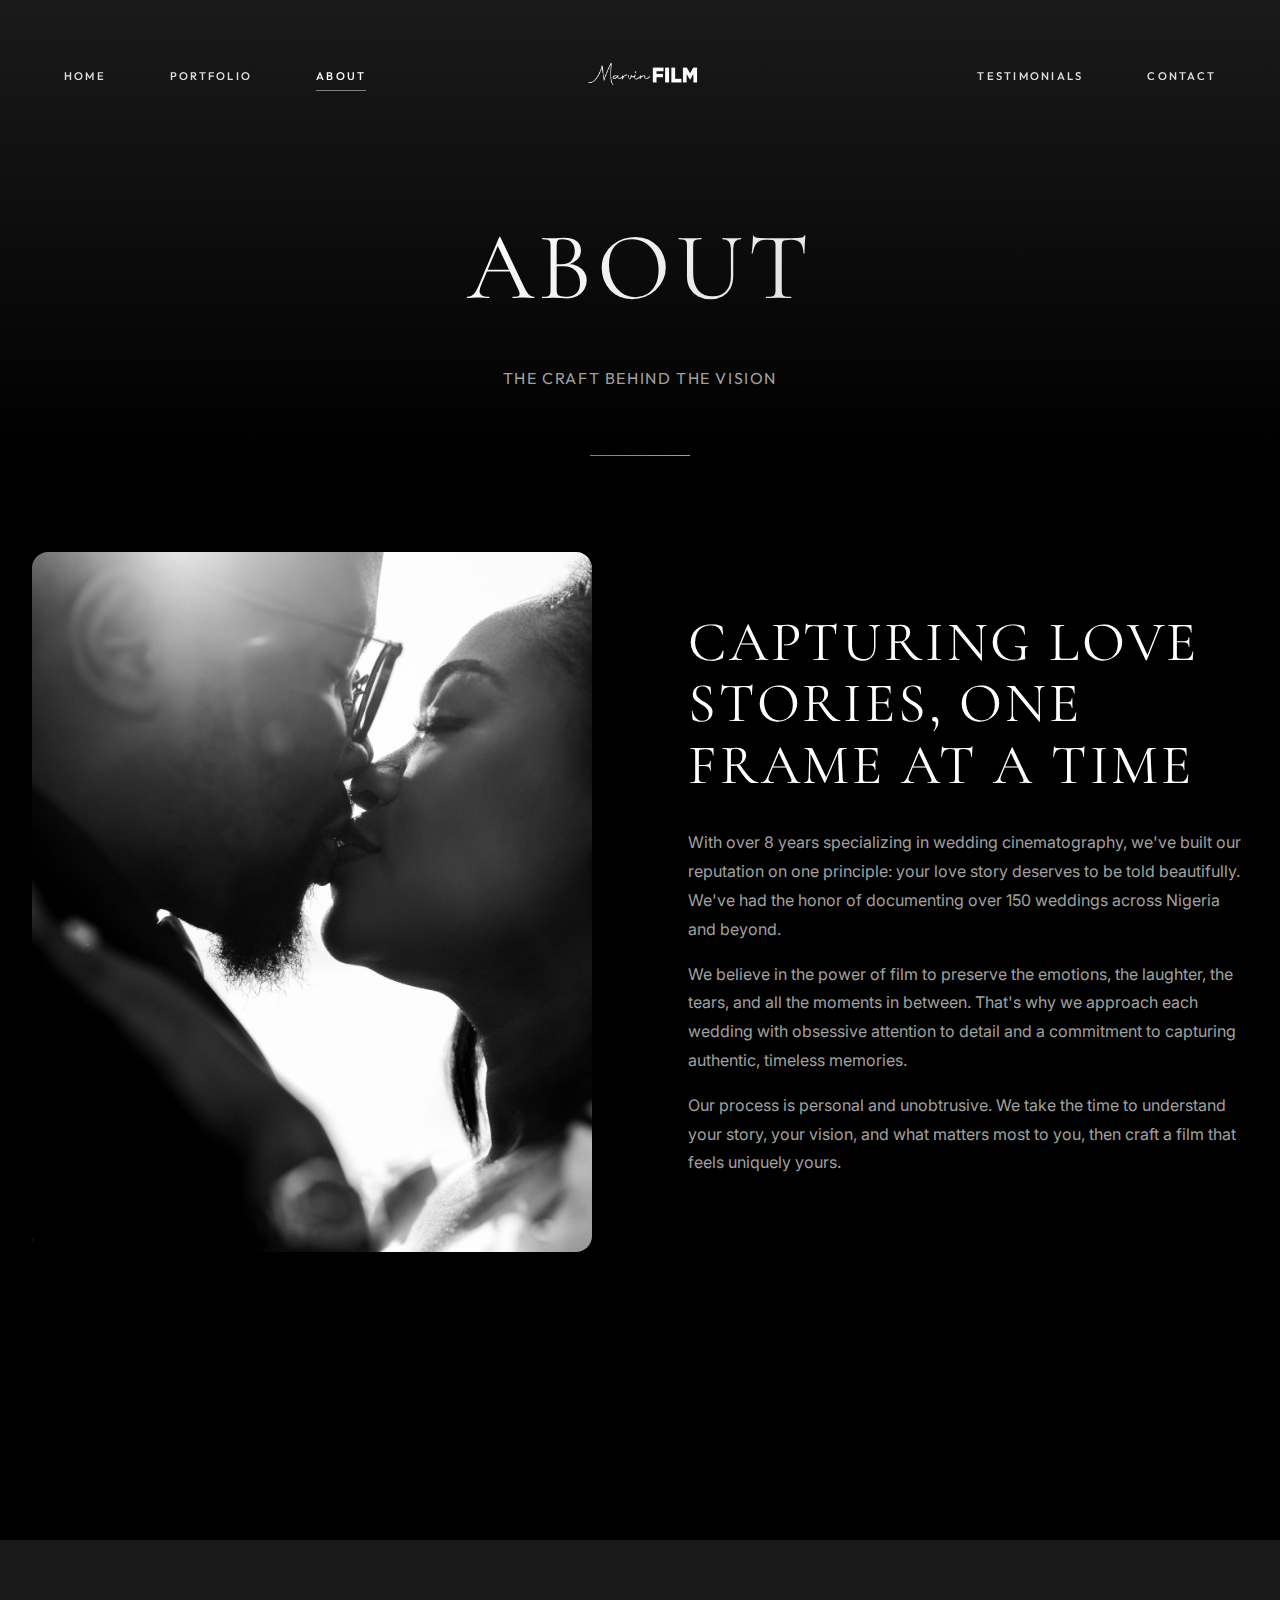
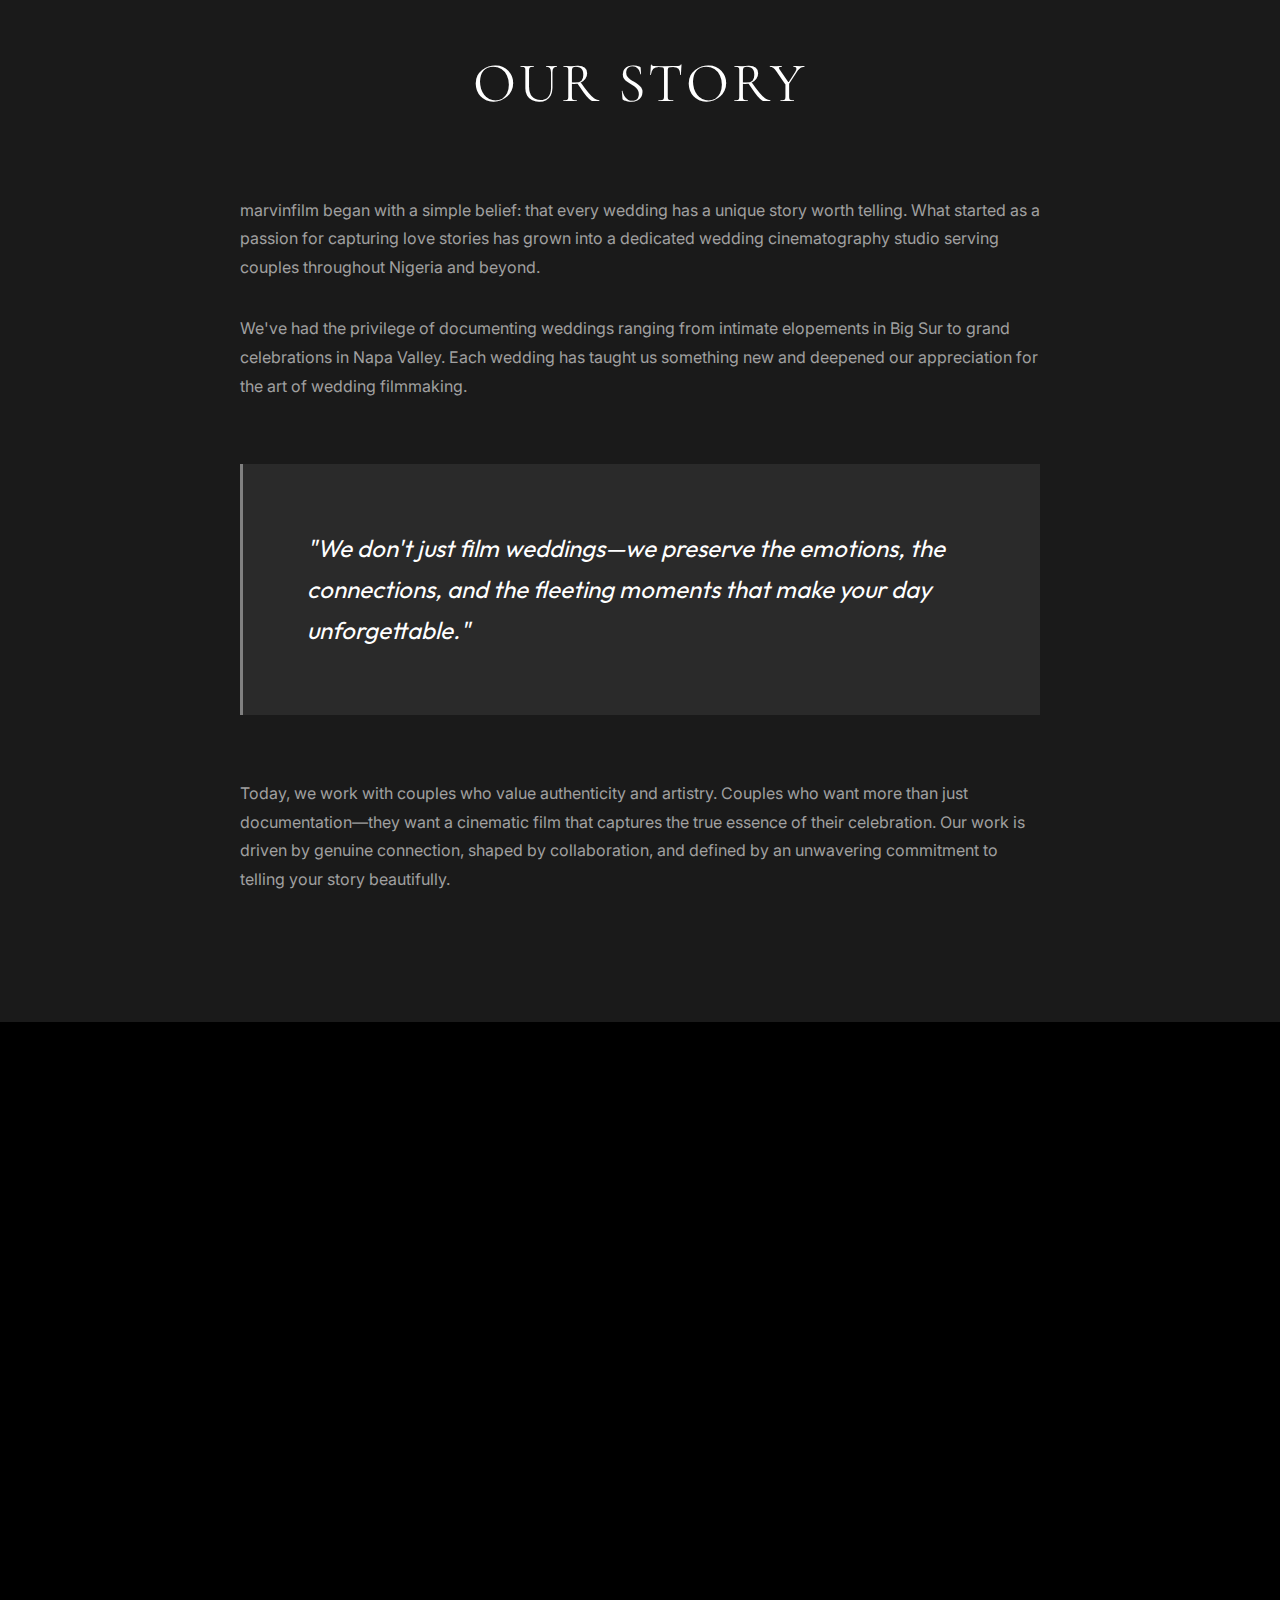
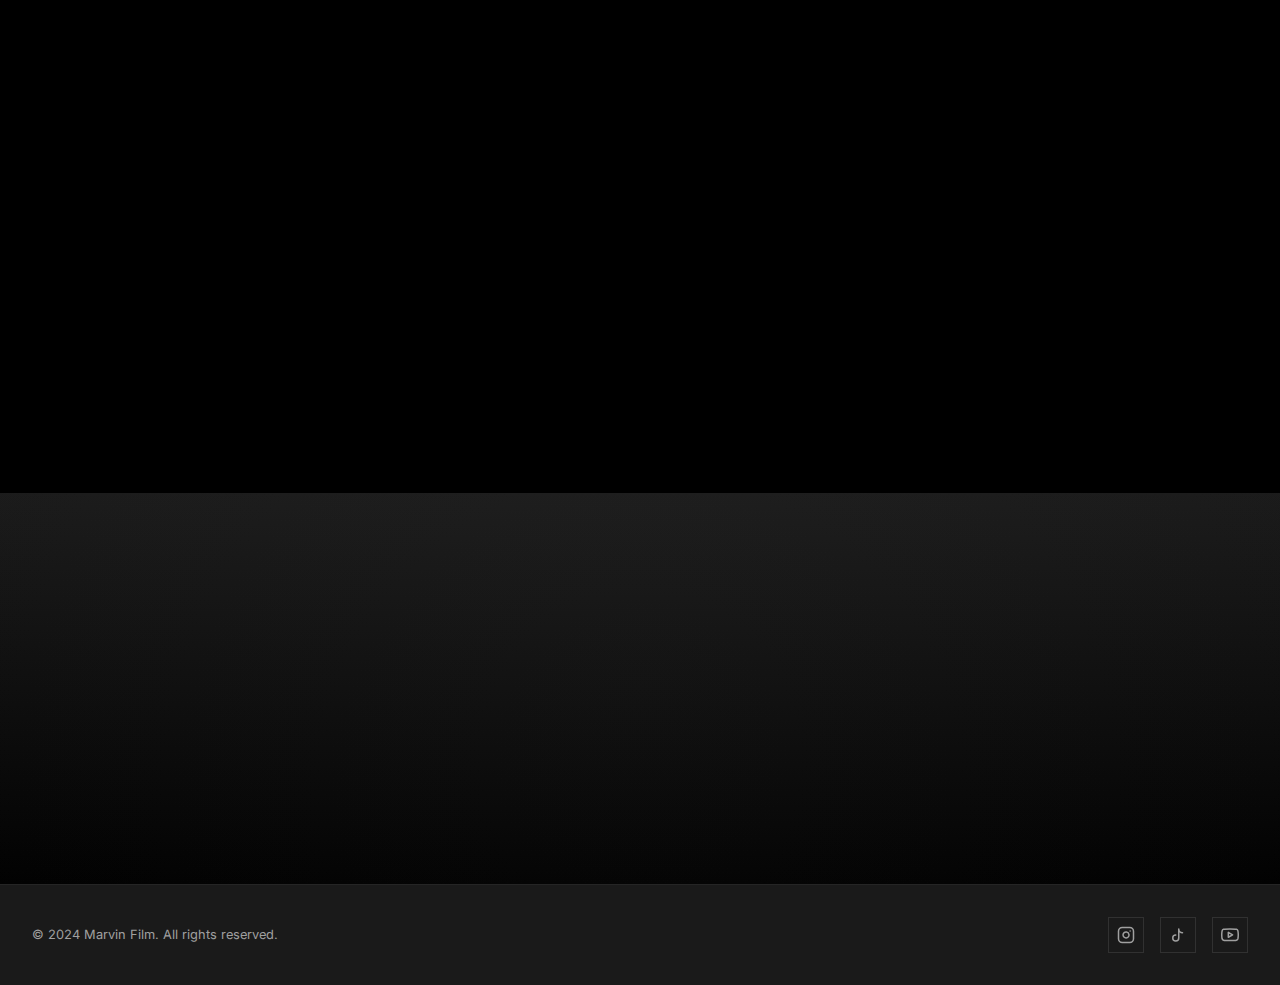
<file: about.html>
<!DOCTYPE html>
<html lang="en">
<head>
  <meta charset="UTF-8">
  <meta name="viewport" content="width=device-width, initial-scale=1.0">
  <title>About MarvinFilm – Professional Wedding Videographer in Nigeria</title>
  <meta name="description" content="Meet the team behind MarvinFilm. With over 8 years of experience in wedding cinematography, we've documented 150+ weddings across Nigeria with passion, artistry, and cinematic excellence.">
  <link rel="icon" type="image/jpeg" href="images/logo2.jpg">
  <link rel="apple-touch-icon" href="images/logo2.jpg">
  <link rel="stylesheet" href="css/variables.css">
  <link rel="stylesheet" href="css/animations.css">
  <link rel="stylesheet" href="css/global.css">
  <link rel="stylesheet" href="css/about.css">
</head>
<body>
  <div id="header-placeholder"></div>

  <main>
    <section class="about-hero">
      <div class="container">
        <h1 class="fade-in-down"><span class="gradient-text">About</span></h1>
        <p class="fade-in-up stagger-2">The craft behind the vision</p>
      </div>
    </section>

    <section class="section">
      <div class="container">
        <div class="about-intro">
          <div class="about-image-container reveal">
            <img src="images/profile.jpg" alt="Marvin filming" class="about-image">
          </div>
          <div class="about-text reveal">
            <h2>Capturing love stories, one frame at a time</h2>
            <p>With over 8 years specializing in wedding cinematography, we've built our reputation on one principle: your love story deserves to be told beautifully. We've had the honor of documenting over 150 weddings across Nigeria and beyond.</p>
            <p>We believe in the power of film to preserve the emotions, the laughter, the tears, and all the moments in between. That's why we approach each wedding with obsessive attention to detail and a commitment to capturing authentic, timeless memories.</p>
            <p>Our process is personal and unobtrusive. We take the time to understand your story, your vision, and what matters most to you, then craft a film that feels uniquely yours.</p>
          </div>
        </div>
      </div>
    </section>

    <section class="story-section">
      <div class="container">
        <div class="story-content">
          <h2>Our Story</h2>
          <p>marvinfilm began with a simple belief: that every wedding has a unique story worth telling. What started as a passion for capturing love stories has grown into a dedicated wedding cinematography studio serving couples throughout Nigeria and beyond.</p>
          <p>We've had the privilege of documenting weddings ranging from intimate elopements in Big Sur to grand celebrations in Napa Valley. Each wedding has taught us something new and deepened our appreciation for the art of wedding filmmaking.</p>

          <blockquote class="pullquote">
            "We don't just film weddings—we preserve the emotions, the connections, and the fleeting moments that make your day unforgettable."
          </blockquote>

          <p>Today, we work with couples who value authenticity and artistry. Couples who want more than just documentation—they want a cinematic film that captures the true essence of their celebration. Our work is driven by genuine connection, shaped by collaboration, and defined by an unwavering commitment to telling your story beautifully.</p>
        </div>
      </div>
    </section>

    <section class="section">
      <div class="container">
        <h2 class="section-title reveal">What We Bring to Your Day</h2>
        <div class="skills-grid">
          <div class="skill-card reveal stagger-1">
            <div class="skill-icon">🎥</div>
            <h3 class="skill-name">Cinematic Coverage</h3>
            <p class="skill-description">Expert camera work and composition that captures every meaningful moment with artistic precision.</p>
          </div>
          <div class="skill-card reveal stagger-2">
            <div class="skill-icon">✂️</div>
            <h3 class="skill-name">Professional Editing</h3>
            <p class="skill-description">Seamless storytelling through expert editing, color grading, and sound design that brings your day to life.</p>
          </div>
          <div class="skill-card reveal stagger-3">
            <div class="skill-icon">💕</div>
            <h3 class="skill-name">Emotional Storytelling</h3>
            <p class="skill-description">We capture not just what happened, but how it felt—the tears, the laughter, the love.</p>
          </div>
          <div class="skill-card reveal stagger-4">
            <div class="skill-icon">✈️</div>
            <h3 class="skill-name">Aerial Cinematography</h3>
            <p class="skill-description">Licensed drone pilot capturing stunning aerial views of your venue and celebration.</p>
          </div>
          <div class="skill-card reveal stagger-5">
            <div class="skill-icon">🎼</div>
            <h3 class="skill-name">Audio Excellence</h3>
            <p class="skill-description">Crystal-clear vows, toasts, and ambient sound with professional audio equipment and mixing.</p>
          </div>
          <div class="skill-card reveal stagger-6">
            <div class="skill-icon">🤝</div>
            <h3 class="skill-name">Unobtrusive Presence</h3>
            <p class="skill-description">We blend into your day seamlessly, allowing genuine moments to unfold naturally.</p>
          </div>
        </div>
      </div>
    </section>

    <section class="philosophy-section">
      <div class="container">
        <div class="philosophy-content reveal">
          <h2 class="philosophy-quote gradient-text">
            "Your wedding day passes in a blur, but your film lasts forever."
          </h2>
          <p class="philosophy-author">— marvinfilm</p>
        </div>
      </div>
    </section>
  </main>

  <div id="footer-placeholder"></div>

  <script src="js/includes.js"></script>
  <script src="js/navigation.js"></script>
  <script src="js/animations.js"></script>
  <script src="js/main.js"></script>
</body>
</html>
</file>
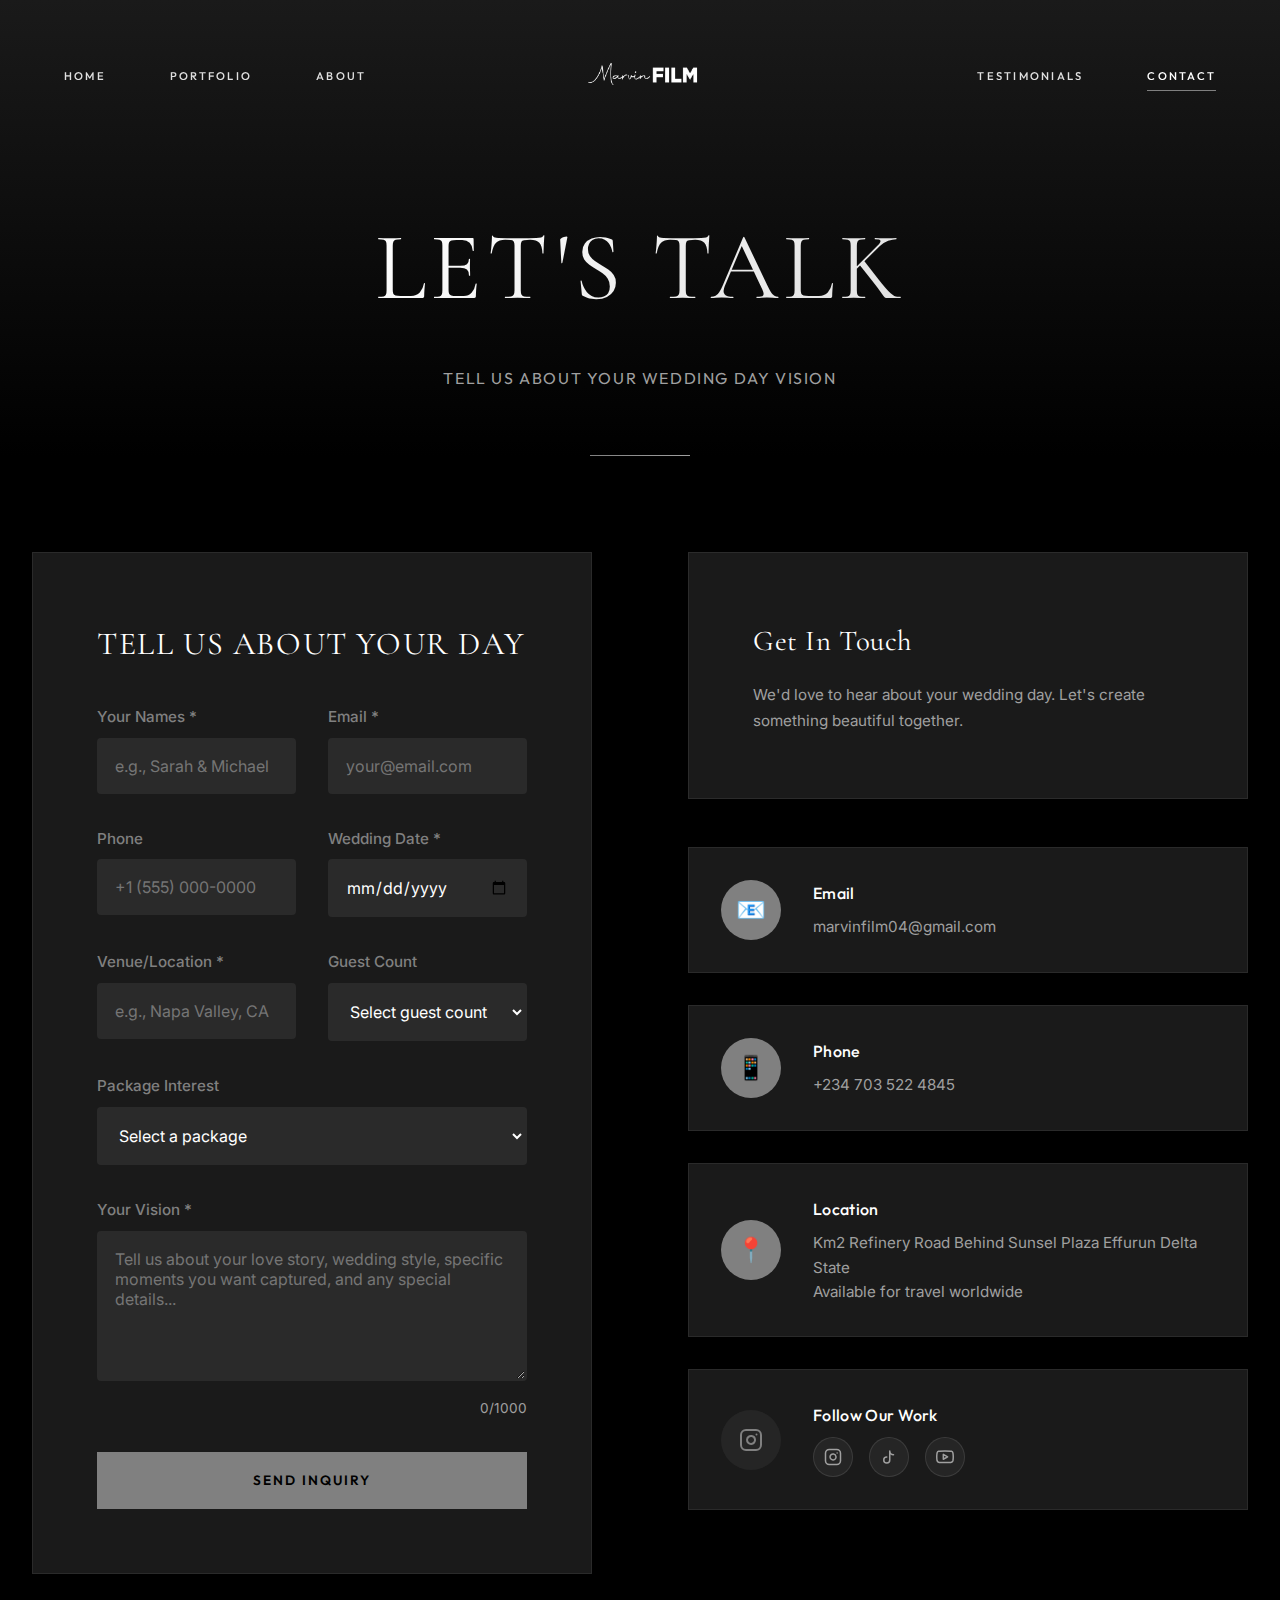
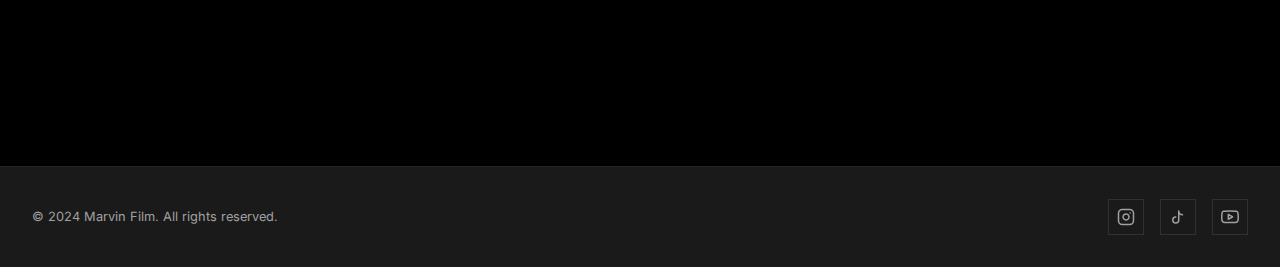
<file: contact.html>
<!DOCTYPE html>
<html lang="en">
<head>
  <meta charset="UTF-8">
  <meta name="viewport" content="width=device-width, initial-scale=1.0">
  <title>Contact MarvinFilm – Book Your Wedding Videographer in Nigeria</title>
  <meta name="description" content="Ready to book your wedding cinematography? Contact MarvinFilm for inquiries, pricing, and availability. Let's create a beautiful cinematic film of your special day in Nigeria.">
  <link rel="icon" type="image/jpeg" href="images/logo2.jpg">
  <link rel="apple-touch-icon" href="images/logo2.jpg">
  <link rel="stylesheet" href="css/variables.css">
  <link rel="stylesheet" href="css/animations.css">
  <link rel="stylesheet" href="css/global.css">
  <link rel="stylesheet" href="css/contact.css">
</head>
<body>
  <div id="header-placeholder"></div>

  <main>
    <section class="contact-hero">
      <div class="container">
        <h1 class="fade-in-down"><span class="gradient-text">Let's Talk</span></h1>
        <p class="fade-in-up stagger-2">Tell us about your wedding day vision</p>
      </div>
    </section>

    <section class="section">
      <div class="container">
        <div class="contact-container">
          <div class="contact-form-wrapper reveal">
            <form class="contact-form" id="contactForm">
              <h2>Tell Us About Your Day</h2>

              <div class="form-row">
                <div class="form-group">
                  <label for="name">Your Names *</label>
                  <input type="text" id="name" name="name" required placeholder="e.g., Sarah & Michael">
                  <span class="error-message">Please enter your names</span>
                </div>

                <div class="form-group">
                  <label for="email">Email *</label>
                  <input type="email" id="email" name="email" required placeholder="your@email.com">
                  <span class="error-message">Please enter a valid email</span>
                </div>
              </div>

              <div class="form-row">
                <div class="form-group">
                  <label for="phone">Phone</label>
                  <input type="tel" id="phone" name="phone" placeholder="+1 (555) 000-0000">
                </div>

                <div class="form-group">
                  <label for="weddingDate">Wedding Date *</label>
                  <input type="date" id="weddingDate" name="weddingDate" required>
                  <span class="error-message">Please enter your wedding date</span>
                </div>
              </div>

              <div class="form-row">
                <div class="form-group">
                  <label for="venue">Venue/Location *</label>
                  <input type="text" id="venue" name="venue" required placeholder="e.g., Napa Valley, CA">
                  <span class="error-message">Please enter venue or location</span>
                </div>

                <div class="form-group">
                  <label for="guestCount">Guest Count</label>
                  <select id="guestCount" name="guestCount">
                    <option value="">Select guest count</option>
                    <option value="intimate">Intimate (Under 50)</option>
                    <option value="small">Small (50-100)</option>
                    <option value="medium">Medium (100-200)</option>
                    <option value="large">Large (200+)</option>
                  </select>
                </div>
              </div>

              <div class="form-group">
                <label for="package">Package Interest</label>
                <select id="package" name="package">
                  <option value="">Select a package</option>
                  <option value="highlight">Highlight Reel (3-5 min)</option>
                  <option value="feature">Full Feature Film (20-30 min)</option>
                  <option value="complete">Complete Coverage (Both)</option>
                  <option value="custom">Custom Package</option>
                </select>
              </div>

              <div class="form-group">
                <label for="message">Your Vision *</label>
                <textarea id="message" name="message" required placeholder="Tell us about your love story, wedding style, specific moments you want captured, and any special details..." maxlength="1000"></textarea>
                <div class="char-counter"><span id="charCount">0</span>/1000</div>
                <span class="error-message">Please tell us about your vision</span>
              </div>

              <button type="submit" class="submit-btn">Send Inquiry</button>
            </form>
          </div>

          <div class="contact-info reveal">
            <div class="contact-info-header">
              <h3>Get In Touch</h3>
              <p>We'd love to hear about your wedding day. Let's create something beautiful together.</p>
            </div>

            <div class="contact-card">
              <div class="contact-icon">📧</div>
              <div class="contact-details">
                <h4>Email</h4>
                <p><a href="mailto:marvinfilm04@gmail.com">marvinfilm04@gmail.com</a></p>
              </div>
            </div>

            <div class="contact-card">
              <div class="contact-icon">📱</div>
              <div class="contact-details">
                <h4>Phone</h4>
                <p><a href="tel:+2347035224845">+234 703 522 4845</a></p>
              </div>
            </div>

            <div class="contact-card">
              <div class="contact-icon">📍</div>
              <div class="contact-details">
                <h4>Location</h4>
                <p>Km2 Refinery Road Behind Sunsel Plaza Effurun Delta State <br>Available for travel worldwide</p>
              </div>
            </div>

            <div class="contact-card">
              <div class="contact-icon-social">
                <svg width="24" height="24" viewBox="0 0 24 24" fill="none" stroke="currentColor" stroke-width="2" stroke-linecap="round" stroke-linejoin="round"><rect x="2" y="2" width="20" height="20" rx="5" ry="5"></rect><path d="M16 11.37A4 4 0 1 1 12.63 8 4 4 0 0 1 16 11.37z"></path><line x1="17.5" y1="6.5" x2="17.51" y2="6.5"></line></svg>
              </div>
              <div class="contact-details">
                <h4>Follow Our Work</h4>
                <div class="social-links-contact">
                  <a href="https://www.instagram.com/marvinfilm" class="social-link" aria-label="Instagram" target="_blank">
                    <svg width="20" height="20" viewBox="0 0 24 24" fill="none" stroke="currentColor" stroke-width="2" stroke-linecap="round" stroke-linejoin="round"><rect x="2" y="2" width="20" height="20" rx="5" ry="5"></rect><path d="M16 11.37A4 4 0 1 1 12.63 8 4 4 0 0 1 16 11.37z"></path><line x1="17.5" y1="6.5" x2="17.51" y2="6.5"></line></svg>
                  </a>
                  <a href="https://www.tiktok.com/@marvinfilm" class="social-link" aria-label="TikTok" target="_blank">
                    <svg width="20" height="20" viewBox="0 0 24 24" fill="none" stroke="currentColor" stroke-width="2" stroke-linecap="round" stroke-linejoin="round"><path d="M9 12a4 4 0 1 0 4 4V4a5 5 0 0 0 5 5"></path></svg>
                  </a>
                  <a href="https://www.youtube.com/@marvinfilm04" class="social-link" aria-label="YouTube">
                    <svg width="20" height="20" viewBox="0 0 24 24" fill="none" stroke="currentColor" stroke-width="2" stroke-linecap="round" stroke-linejoin="round"><path d="M22.54 6.42a2.78 2.78 0 0 0-1.94-2C18.88 4 12 4 12 4s-6.88 0-8.6.46a2.78 2.78 0 0 0-1.94 2A29 29 0 0 0 1 11.75a29 29 0 0 0 .46 5.33A2.78 2.78 0 0 0 3.4 19c1.72.46 8.6.46 8.6.46s6.88 0 8.6-.46a2.78 2.78 0 0 0 1.94-2 29 29 0 0 0 .46-5.25 29 29 0 0 0-.46-5.33z"></path><polygon points="9.75 15.02 15.5 11.75 9.75 8.48 9.75 15.02"></polygon></svg>
                  </a>
                </div>
              </div>
            </div>
          </div>
        </div>
      </div>
    </section>
  </main>

  <div class="toast" id="toast">
    <span class="toast-icon" id="toastIcon"></span>
    <span class="toast-message" id="toastMessage"></span>
  </div>

  <div id="footer-placeholder"></div>

  <script src="js/includes.js"></script>
  <script src="js/navigation.js"></script>
  <script src="js/animations.js"></script>
  <script src="js/form-validation.js"></script>
  <script src="js/main.js"></script>
</body>
</html>
</file>
<file: css/variables.css>
@import url('https://fonts.googleapis.com/css2?family=Cormorant+Garamond:wght@300;400;500;600;700&family=Outfit:wght@300;400;500;600&family=Inter:wght@300;400;500&family=Spectral:wght@200;300;400;500;600;700&display=swap');

:root {
  /* Minimalist black and grey palette */
  --color-black: #000000;
  --color-dark-grey: #1a1a1a;
  --color-medium-grey: #2a2a2a;
  --color-grey: #808080;
  --color-light-grey: #a0a0a0;
  --color-off-white: #e0e0e0;
  --color-white: #ffffff;

  /* Accent is now grey */
  --color-accent: #808080;
  --color-accent-light: #a0a0a0;
  --color-accent-dark: #606060;

  /* Greyscale gradients */
  --gradient-primary: linear-gradient(180deg, #1a1a1a 0%, #000000 100%);
  --gradient-accent: linear-gradient(135deg, #808080 0%, #a0a0a0 100%);
  --gradient-text: linear-gradient(135deg, #ffffff 0%, #e0e0e0 100%);
  --gradient-overlay: linear-gradient(to bottom, rgba(0, 0, 0, 0.1), rgba(0, 0, 0, 0.9));
  --gradient-hero: linear-gradient(180deg, transparent 0%, rgba(0, 0, 0, 0.4) 50%, rgba(0, 0, 0, 0.95) 100%);

  /* Spacing */
  --spacing-xs: 0.5rem;
  --spacing-sm: 1rem;
  --spacing-md: 2rem;
  --spacing-lg: 4rem;
  --spacing-xl: 6rem;
  --spacing-2xl: 8rem;

  /* Typography */
  --font-heading: 'Cormorant Garamond', serif;
  --font-subheading: 'Outfit', sans-serif;
  --font-body: 'Inter', sans-serif;
  --font-hero: 'Spectral', serif;

  /* Effects - greyscale shadows */
  --blur-amount: 16px;
  --shadow-soft: 0 8px 32px rgba(0, 0, 0, 0.5);
  --shadow-hard: 0 4px 16px rgba(0, 0, 0, 0.7);
  --shadow-glow: 0 0 40px rgba(128, 128, 128, 0.3);
  --shadow-accent: 0 4px 20px rgba(128, 128, 128, 0.4);

  /* Transitions */
  --transition-fast: 0.2s ease;
  --transition-normal: 0.4s cubic-bezier(0.16, 1, 0.3, 1);
  --transition-slow: 0.6s cubic-bezier(0.16, 1, 0.3, 1);

  /* Border radius */
  --radius-sm: 4px;
  --radius-md: 8px;
  --radius-lg: 16px;
  --radius-full: 9999px;

  /* Layout */
  --max-width: 1400px;
  --nav-height: 90px;
}

* {
  margin: 0;
  padding: 0;
  box-sizing: border-box;
}

html {
  scroll-behavior: smooth;
}

body {
  font-family: var(--font-body);
  background-color: var(--color-black);
  color: var(--color-white);
  line-height: 1.7;
  overflow-x: hidden;
  -webkit-font-smoothing: antialiased;
  -moz-osx-font-smoothing: grayscale;
}

::selection {
  background: var(--color-grey);
  color: var(--color-white);
}

@media (prefers-reduced-motion: reduce) {
  *,
  *::before,
  *::after {
    animation-duration: 0.01ms !important;
    animation-iteration-count: 1 !important;
    transition-duration: 0.01ms !important;
  }
}
</file>
<file: css/animations.css>
@keyframes fadeIn {
  from { opacity: 0; }
  to { opacity: 1; }
}

@keyframes fadeInUp {
  from {
    opacity: 0;
    transform: translateY(30px);
  }
  to {
    opacity: 1;
    transform: translateY(0);
  }
}

@keyframes fadeInDown {
  from {
    opacity: 0;
    transform: translateY(-30px);
  }
  to {
    opacity: 1;
    transform: translateY(0);
  }
}

@keyframes slideInLeft {
  from {
    opacity: 0;
    transform: translateX(-50px);
  }
  to {
    opacity: 1;
    transform: translateX(0);
  }
}

@keyframes slideInRight {
  from {
    opacity: 0;
    transform: translateX(50px);
  }
  to {
    opacity: 1;
    transform: translateX(0);
  }
}

@keyframes scaleIn {
  from {
    opacity: 0;
    transform: scale(0.9);
  }
  to {
    opacity: 1;
    transform: scale(1);
  }
}

@keyframes pulse {
  0%, 100% { opacity: 1; }
  50% { opacity: 0.5; }
}

@keyframes float {
  0%, 100% { transform: translateY(0); }
  50% { transform: translateY(-10px); }
}

@keyframes gradientShift {
  0% { background-position: 0% 50%; }
  50% { background-position: 100% 50%; }
  100% { background-position: 0% 50%; }
}

@keyframes ripple {
  0% {
    transform: scale(0);
    opacity: 1;
  }
  100% {
    transform: scale(4);
    opacity: 0;
  }
}

@keyframes shimmer {
  0% { background-position: -200% 0; }
  100% { background-position: 200% 0; }
}

@keyframes breathe {
  0%, 100% { transform: scale(1); opacity: 0.8; }
  50% { transform: scale(1.02); opacity: 1; }
}

@keyframes slideUp {
  from {
    opacity: 0;
    transform: translateY(60px);
    filter: blur(10px);
  }
  to {
    opacity: 1;
    transform: translateY(0);
    filter: blur(0);
  }
}

@keyframes textReveal {
  from {
    opacity: 0;
    transform: translateY(100%);
  }
  to {
    opacity: 1;
    transform: translateY(0);
  }
}

@keyframes lineExpand {
  from { transform: scaleX(0); }
  to { transform: scaleX(1); }
}

.fade-in { animation: fadeIn 0.8s ease-out; }
.fade-in-up { animation: fadeInUp 0.8s ease-out; }
.fade-in-down { animation: fadeInDown 0.8s ease-out; }
.slide-in-left { animation: slideInLeft 0.8s ease-out; }
.slide-in-right { animation: slideInRight 0.8s ease-out; }
.scale-in { animation: scaleIn 0.6s ease-out; }

.reveal {
  opacity: 0;
  transform: translateY(30px);
  transition: opacity 0.8s ease-out, transform 0.8s ease-out;
}

.reveal.active {
  opacity: 1;
  transform: translateY(0);
}

.stagger-1 { animation-delay: 0.1s; }
.stagger-2 { animation-delay: 0.2s; }
.stagger-3 { animation-delay: 0.3s; }
.stagger-4 { animation-delay: 0.4s; }
.stagger-5 { animation-delay: 0.5s; }
.stagger-6 { animation-delay: 0.6s; }

.hover-lift {
  transition: transform var(--transition-normal), box-shadow var(--transition-normal);
}

.hover-lift:hover {
  transform: translateY(-8px);
  box-shadow: var(--shadow-glow);
}

.hover-zoom {
  overflow: hidden;
}

.hover-zoom img,
.hover-zoom video {
  transition: transform var(--transition-slow);
}

.hover-zoom:hover img,
.hover-zoom:hover video {
  transform: scale(1.1);
}

/* Modern blur reveal */
.blur-reveal {
  opacity: 0;
  filter: blur(20px);
  transform: translateY(40px);
  transition: all 0.8s cubic-bezier(0.16, 1, 0.3, 1);
}

.blur-reveal.active {
  opacity: 1;
  filter: blur(0);
  transform: translateY(0);
}

/* Magnetic hover effect */
.magnetic {
  transition: transform 0.3s cubic-bezier(0.16, 1, 0.3, 1);
}

/* Text clip animation */
.text-clip {
  overflow: hidden;
}

.text-clip > * {
  animation: textReveal 0.8s cubic-bezier(0.16, 1, 0.3, 1) forwards;
}

/* Line animation */
.line-animate {
  transform-origin: left;
  animation: lineExpand 0.6s cubic-bezier(0.16, 1, 0.3, 1) forwards;
}

/* Smooth scroll snap */
.scroll-snap {
  scroll-snap-type: y mandatory;
}

.scroll-snap > section {
  scroll-snap-align: start;
}

/* Modern card hover */
.card-3d {
  transition: transform 0.5s cubic-bezier(0.16, 1, 0.3, 1);
  transform-style: preserve-3d;
}

.card-3d:hover {
  transform: perspective(1000px) rotateX(2deg) rotateY(-2deg) translateZ(10px);
}

/* Underline animation */
.underline-hover {
  position: relative;
}

.underline-hover::after {
  content: '';
  position: absolute;
  bottom: -2px;
  left: 0;
  width: 100%;
  height: 1px;
  background: currentColor;
  transform: scaleX(0);
  transform-origin: right;
  transition: transform 0.4s cubic-bezier(0.16, 1, 0.3, 1);
}

.underline-hover:hover::after {
  transform: scaleX(1);
  transform-origin: left;
}

/* Glow effect on hover */
.glow-hover {
  transition: box-shadow 0.3s ease;
}

.glow-hover:hover {
  box-shadow: 0 0 40px rgba(255, 255, 255, 0.1);
}
</file>
<file: css/global.css>
/* ===== Container & Layout ===== */
.container {
  max-width: var(--max-width);
  margin: 0 auto;
  padding: 0 var(--spacing-md);
}

.section {
  padding: var(--spacing-xl) 0;
}

.section-title {
  font-family: var(--font-heading);
  font-size: clamp(2rem, 5vw, 3.5rem);
  font-weight: 400;
  margin-bottom: var(--spacing-lg);
  text-align: center;
  letter-spacing: 0.02em;
}

.section-label {
  font-family: var(--font-subheading);
  font-size: 0.75rem;
  font-weight: 500;
  text-transform: uppercase;
  letter-spacing: 0.3em;
  color: var(--color-accent);
  margin-bottom: var(--spacing-sm);
  display: block;
  text-align: center;
}

/* ===== Gradient Text ===== */
.gradient-text {
  background: var(--gradient-text);
  background-clip: text;
  -webkit-background-clip: text;
  -webkit-text-fill-color: transparent;
}

.accent-text {
  color: var(--color-accent);
}

/* ===== Glass Effects ===== */
.glassmorphism {
  background: rgba(22, 22, 22, 0.7);
  backdrop-filter: blur(20px) saturate(180%);
  -webkit-backdrop-filter: blur(20px) saturate(180%);
  border: 1px solid rgba(255, 255, 255, 0.05);
}

.glass-card {
  background: linear-gradient(135deg, rgba(255, 255, 255, 0.03) 0%, rgba(255, 255, 255, 0.01) 100%);
  backdrop-filter: blur(20px);
  -webkit-backdrop-filter: blur(20px);
  border: 1px solid rgba(255, 255, 255, 0.05);
  position: relative;
  overflow: hidden;
}

/* ===== Buttons ===== */
.btn {
  display: inline-block;
  padding: 1rem 2.5rem;
  padding-right: 3rem;
  font-family: var(--font-subheading);
  font-size: 0.75rem;
  font-weight: 500;
  text-decoration: none;
  border-radius: 0;
  cursor: pointer;
  transition: all var(--transition-normal);
  border: none;
  position: relative;
  text-transform: uppercase;
  letter-spacing: 0.2em;
}

.btn-primary {
  background: var(--color-white);
  color: var(--color-black);
}

.btn-primary:hover {
  background: var(--color-off-white);
  transform: translateY(-2px);
  box-shadow: var(--shadow-soft);
}

.btn-secondary {
  background: transparent;
  color: var(--color-white);
  border: 1px solid var(--color-white);
}

.btn-secondary:hover {
  background: var(--color-white);
  color: var(--color-black);
  transform: translateY(-2px);
}

.btn-outline {
  background: transparent;
  color: var(--color-white);
  border: 1px solid var(--color-white);
  position: relative;
}

.btn-outline::after {
  content: '';
  position: absolute;
  top: 0;
  left: 0;
  width: 100%;
  height: 100%;
  background: var(--color-white);
  transform: scaleX(0);
  transform-origin: right;
  transition: transform var(--transition-normal);
  z-index: -1;
}

.btn-outline:hover {
  color: var(--color-black);
}

.btn-outline:hover::after {
  transform: scaleX(1);
  transform-origin: left;
}

/* ===== Navigation - Centered Logo Style ===== */
nav {
  position: fixed;
  top: 0;
  left: 0;
  right: 0;
  z-index: 1000;
  transition: all var(--transition-normal);
}

nav.scrolled {
  background: rgba(12, 12, 12, 0.95);
  backdrop-filter: blur(var(--blur-amount));
  box-shadow: 0 1px 0 rgba(255, 255, 255, 0.05);
}

.nav-container {
  display: grid;
  grid-template-columns: 1fr auto 1fr;
  align-items: center;
  height: var(--nav-height);
  padding: 0 var(--spacing-lg);
  max-width: var(--max-width);
  margin: 0 auto;
}

.nav-left,
.nav-right {
  display: flex;
  list-style: none;
  gap: var(--spacing-lg);
  align-items: center;
}

.nav-left {
  justify-content: flex-start;
}

.nav-right {
  justify-content: flex-end;
}

.logo {
  font-family: var(--font-heading);
  font-size: 1.8rem;
  font-weight: 400;
  color: var(--color-white);
  text-decoration: none;
  letter-spacing: 0.1em;
  transition: all var(--transition-fast);
  display: flex;
  align-items: center;
}

.logo-img {
  height: 150px;
  width: auto;
  object-fit: contain;
  transition: all var(--transition-fast);
}

.logo:hover .logo-img {
  opacity: 0.8;
  transform: translateY(-2px);
}

.nav-link {
  color: var(--color-off-white);
  text-decoration: none;
  font-family: var(--font-subheading);
  font-size: 0.7rem;
  font-weight: 500;
  text-transform: uppercase;
  letter-spacing: 0.2em;
  position: relative;
  transition: color var(--transition-fast);
  padding: 0.5rem 0;
}

.nav-link::after {
  content: '';
  position: absolute;
  bottom: 0;
  left: 0;
  width: 0;
  height: 1px;
  background: var(--color-accent);
  transition: width var(--transition-normal);
}

.nav-link:hover::after,
.nav-link.active::after {
  width: 100%;
}

.nav-link:hover,
.nav-link.active {
  color: var(--color-white);
}

/* Mobile hamburger */
.hamburger {
  display: none;
  flex-direction: column;
  cursor: pointer;
  gap: 6px;
  padding: 10px;
}

.hamburger span {
  width: 24px;
  height: 1px;
  background: var(--color-white);
  transition: all var(--transition-normal);
}

.hamburger.active span:nth-child(1) {
  transform: rotate(45deg) translate(5px, 5px);
}

.hamburger.active span:nth-child(2) {
  opacity: 0;
}

.hamburger.active span:nth-child(3) {
  transform: rotate(-45deg) translate(5px, -5px);
}

/* ===== Footer ===== */
footer {
  background: var(--color-dark-grey);
  padding: var(--spacing-md) 0;
  position: relative;
  border-top: 1px solid rgba(255, 255, 255, 0.05);
}

.footer-content {
  display: flex;
  justify-content: space-between;
  align-items: center;
  flex-wrap: wrap;
  gap: var(--spacing-sm);
}

.footer-content p {
  color: var(--color-light-grey);
  font-size: 0.8rem;
  margin: 0;
}

.social-links {
  display: flex;
  gap: var(--spacing-sm);
}

.social-link {
  width: 36px;
  height: 36px;
  display: flex;
  align-items: center;
  justify-content: center;
  border: 1px solid rgba(255, 255, 255, 0.1);
  color: var(--color-light-grey);
  text-decoration: none;
  transition: all var(--transition-normal);
}

.social-link svg {
  width: 18px;
  height: 18px;
}

.social-link:hover {
  background: rgba(255, 255, 255, 0.05);
  border-color: var(--color-white);
  color: var(--color-white);
  transform: translateY(-2px);
}

.footer-bottom {
  text-align: center;
  padding-top: var(--spacing-md);
  border-top: 1px solid rgba(255, 255, 255, 0.05);
  color: var(--color-light-grey);
  font-size: 0.85rem;
}

/* ===== Back to Top ===== */
.back-to-top {
  position: fixed;
  bottom: 30px;
  right: 30px;
  width: 45px;
  height: 45px;
  background: var(--color-accent);
  display: flex;
  align-items: center;
  justify-content: center;
  color: var(--color-black);
  cursor: pointer;
  opacity: 0;
  visibility: hidden;
  transition: all var(--transition-normal);
  z-index: 999;
  font-size: 1.2rem;
  font-weight: 300;
}

.back-to-top.visible {
  opacity: 1;
  visibility: visible;
}

.back-to-top:hover {
  transform: translateY(-3px);
  box-shadow: var(--shadow-accent);
}

/* ===== Scrollbar ===== */
::-webkit-scrollbar {
  width: 8px;
}

::-webkit-scrollbar-track {
  background: var(--color-black);
}

::-webkit-scrollbar-thumb {
  background: var(--color-medium-grey);
}

::-webkit-scrollbar-thumb:hover {
  background: var(--color-accent);
}

/* ===== Horizontal Line Divider ===== */
.divider {
  width: 60px;
  height: 1px;
  background: var(--color-accent);
  margin: var(--spacing-md) auto;
}

/* ===== Mobile Responsive ===== */
@media (max-width: 968px) {
  .nav-container {
    display: flex;
    justify-content: space-between;
    padding: 0 var(--spacing-md);
  }

  .nav-left,
  .nav-right {
    position: fixed;
    left: -100%;
    flex-direction: column;
    background: rgba(12, 12, 12, 0.98);
    backdrop-filter: blur(var(--blur-amount));
    width: 100%;
    text-align: center;
    transition: left var(--transition-slow);
    padding: var(--spacing-lg) 0;
    justify-content: flex-start;
    gap: var(--spacing-md);
    z-index: 999;
  }

  .nav-left {
    top: var(--nav-height);
    height: auto;
  }

  .nav-right {
    top: calc(var(--nav-height) + 220px);
    height: auto;
  }

  .nav-left.active,
  .nav-right.active {
    left: 0;
  }

  .hamburger {
    display: flex;
  }

  .footer-content {
    grid-template-columns: 1fr;
    text-align: center;
  }

  .social-links {
    justify-content: center;
  }

  .section {
    padding: var(--spacing-lg) 0;
  }
}

@media (max-width: 768px) {
  .container {
    padding: 0 var(--spacing-sm);
  }
}
</file>
<file: css/about.css>
.about-hero {
  padding: calc(var(--nav-height) + var(--spacing-xl)) 0 var(--spacing-lg);
  text-align: center;
  background: var(--gradient-primary);
  position: relative;
}

.about-hero::after {
  content: '';
  position: absolute;
  bottom: 0;
  left: 50%;
  transform: translateX(-50%);
  width: 100px;
  height: 1px;
  background: var(--gradient-accent);
}

.about-hero h1 {
  font-family: var(--font-heading);
  font-size: clamp(3.5rem, 8vw, 6rem);
  font-weight: 400;
  margin-bottom: var(--spacing-sm);
  letter-spacing: 0.05em;
  text-transform: uppercase;
}

.about-hero p {
  font-family: var(--font-subheading);
  font-size: 1rem;
  color: var(--color-light-grey);
  letter-spacing: 0.1em;
  text-transform: uppercase;
}

.about-intro {
  display: grid;
  grid-template-columns: 1fr 1fr;
  gap: var(--spacing-xl);
  align-items: center;
  margin-bottom: var(--spacing-xl);
}

.about-image-container {
  position: relative;
  border-radius: var(--radius-lg);
  overflow: hidden;
  aspect-ratio: 4/5;
}

.about-image {
  width: 100%;
  height: 100%;
  object-fit: cover;
}

.about-image-container::before {
  content: '';
  position: absolute;
  top: -10px;
  left: -10px;
  right: 10px;
  bottom: 10px;
  border: 2px solid var(--color-accent);
  border-radius: var(--radius-lg);
  z-index: -1;
}

.about-text h2 {
  font-family: var(--font-heading);
  font-size: clamp(2.5rem, 5vw, 3.5rem);
  font-weight: 400;
  margin-bottom: var(--spacing-md);
  line-height: 1.1;
  letter-spacing: 0.05em;
  text-transform: uppercase;
}

.about-text p {
  font-family: var(--font-body);
  font-size: 1rem;
  line-height: 1.8;
  color: var(--color-light-grey);
  margin-bottom: var(--spacing-sm);
}

.story-section {
  background: var(--color-dark-grey);
  padding: var(--spacing-xl) 0;
  margin: var(--spacing-xl) 0;
}

.story-content {
  max-width: 800px;
  margin: 0 auto;
}

.story-section h2 {
  font-family: var(--font-heading);
  font-size: clamp(2.5rem, 5vw, 3.5rem);
  font-weight: 400;
  margin-bottom: var(--spacing-lg);
  text-align: center;
  letter-spacing: 0.05em;
  text-transform: uppercase;
}

.story-section p {
  font-family: var(--font-body);
  color: var(--color-light-grey);
  line-height: 1.8;
  margin-bottom: var(--spacing-md);
}

.pullquote {
  font-family: var(--font-subheading);
  font-size: clamp(1.2rem, 2.5vw, 1.5rem);
  font-weight: 400;
  font-style: italic;
  color: var(--color-white);
  padding: var(--spacing-lg);
  border-left: 3px solid var(--color-accent);
  margin: var(--spacing-lg) 0;
  background: var(--color-medium-grey);
  border-radius: 0;
}

.skills-grid {
  display: grid;
  grid-template-columns: repeat(auto-fit, minmax(250px, 1fr));
  gap: var(--spacing-md);
  margin-top: var(--spacing-lg);
}

.skill-card {
  background: var(--color-dark-grey);
  padding: var(--spacing-md);
  border-radius: 0;
  transition: all var(--transition-normal);
  border: 1px solid var(--color-medium-grey);
  position: relative;
}

.skill-card::before {
  content: '';
  position: absolute;
  top: 0;
  left: 0;
  width: 100%;
  height: 2px;
  background: var(--color-accent);
  transform: scaleX(0);
  transition: transform var(--transition-normal);
}

.skill-card:hover::before {
  transform: scaleX(1);
}

.skill-card:hover {
  transform: translateY(-5px);
  border-color: var(--color-accent);
  box-shadow: var(--shadow-gold);
}

.skill-icon {
  font-size: 2rem;
  margin-bottom: var(--spacing-sm);
}

.skill-name {
  font-family: var(--font-heading);
  font-size: 1.3rem;
  font-weight: 400;
  margin-bottom: var(--spacing-xs);
  letter-spacing: 0.05em;
  text-transform: uppercase;
}

.skill-description {
  font-family: var(--font-body);
  color: var(--color-light-grey);
  font-size: 0.9rem;
  line-height: 1.6;
}

.philosophy-section {
  text-align: center;
  padding: var(--spacing-xl) 0;
  background: var(--gradient-primary);
  position: relative;
  overflow: hidden;
}

.philosophy-section::before {
  content: '';
  position: absolute;
  top: -50%;
  left: -50%;
  width: 200%;
  height: 200%;
  background: radial-gradient(circle, rgba(128, 128, 128, 0.05) 0%, transparent 70%);
}

.philosophy-content {
  position: relative;
  z-index: 1;
  max-width: 900px;
  margin: 0 auto;
}

.philosophy-quote {
  font-family: var(--font-heading);
  font-size: clamp(2rem, 4vw, 3rem);
  font-weight: 700;
  line-height: 1.4;
  margin-bottom: var(--spacing-md);
}

.philosophy-author {
  font-size: 1.2rem;
  color: var(--color-light-grey);
}

@media (max-width: 968px) {
  .about-intro {
    grid-template-columns: 1fr;
  }

  .about-image-container {
    max-width: 400px;
    margin: 0 auto;
  }

  .about-text {
    text-align: center;
  }

  .skills-grid {
    grid-template-columns: 1fr;
  }

  .pullquote {
    font-size: 1.3rem;
    padding: var(--spacing-md);
  }
}
</file>
<file: css/contact.css>
.contact-hero {
  padding: calc(var(--nav-height) + var(--spacing-xl)) 0 var(--spacing-lg);
  text-align: center;
  background: var(--gradient-primary);
  position: relative;
}

.contact-hero::after {
  content: '';
  position: absolute;
  bottom: 0;
  left: 50%;
  transform: translateX(-50%);
  width: 100px;
  height: 1px;
  background: var(--gradient-accent);
}

.contact-hero h1 {
  font-family: var(--font-heading);
  font-size: clamp(3.5rem, 8vw, 6rem);
  font-weight: 400;
  margin-bottom: var(--spacing-sm);
  letter-spacing: 0.05em;
  text-transform: uppercase;
}

.contact-hero p {
  font-family: var(--font-subheading);
  font-size: 1rem;
  color: var(--color-light-grey);
  letter-spacing: 0.1em;
  text-transform: uppercase;
}

.contact-container {
  display: grid;
  grid-template-columns: 1fr 1fr;
  gap: var(--spacing-xl);
  margin-bottom: var(--spacing-xl);
}

.contact-form-wrapper {
  background: var(--color-dark-grey);
  padding: var(--spacing-lg);
  border-radius: 0;
  border: 1px solid var(--color-medium-grey);
}

.contact-form h2 {
  font-family: var(--font-heading);
  font-size: 2rem;
  font-weight: 400;
  margin-bottom: var(--spacing-md);
  letter-spacing: 0.05em;
  text-transform: uppercase;
}

.form-row {
  display: grid;
  grid-template-columns: 1fr 1fr;
  gap: var(--spacing-md);
}

.form-group {
  margin-bottom: var(--spacing-md);
  position: relative;
}

.form-group label {
  display: block;
  margin-bottom: var(--spacing-xs);
  font-weight: 500;
  color: var(--color-accent);
  font-size: 0.95rem;
  transition: all var(--transition-fast);
}

.form-group input,
.form-group select,
.form-group textarea {
  width: 100%;
  padding: 1rem;
  background: var(--color-medium-grey);
  border: 2px solid transparent;
  border-radius: var(--radius-sm);
  color: var(--color-white);
  font-family: var(--font-body);
  font-size: 1rem;
  transition: all var(--transition-normal);
}

.form-group input:focus,
.form-group select:focus,
.form-group textarea:focus {
  outline: none;
  border-color: var(--color-accent);
  background: var(--color-dark-grey);
}

.form-group.floating-label {
  position: relative;
}

.form-group.floating-label label {
  position: absolute;
  left: 1rem;
  top: 1rem;
  pointer-events: none;
  transition: all var(--transition-fast);
}

.form-group.floating-label input:focus + label,
.form-group.floating-label input:not(:placeholder-shown) + label,
.form-group.floating-label textarea:focus + label,
.form-group.floating-label textarea:not(:placeholder-shown) + label {
  top: -10px;
  left: 0.8rem;
  font-size: 0.75rem;
  background: var(--color-dark-grey);
  padding: 0 0.5rem;
  color: var(--color-light-grey);
}

.form-group textarea {
  resize: vertical;
  min-height: 150px;
}

.form-group.error input,
.form-group.error select,
.form-group.error textarea {
  border-color: #ff4444;
}

.error-message {
  color: #ff4444;
  font-size: 0.85rem;
  margin-top: var(--spacing-xs);
  display: none;
}

.form-group.error .error-message {
  display: block;
}

.char-counter {
  text-align: right;
  font-size: 0.85rem;
  color: var(--color-light-grey);
  margin-top: var(--spacing-xs);
}

.submit-btn {
  width: 100%;
  padding: 1.2rem;
  background: var(--color-accent);
  color: var(--color-black);
  border: none;
  border-radius: 0;
  font-family: var(--font-subheading);
  font-size: 0.85rem;
  font-weight: 600;
  cursor: pointer;
  transition: all var(--transition-normal);
  position: relative;
  overflow: hidden;
  text-transform: uppercase;
  letter-spacing: 0.15em;
}

.submit-btn:hover {
  transform: translateY(-2px);
  box-shadow: var(--shadow-glow);
  background: var(--color-accent-light);
}

.submit-btn:disabled {
  opacity: 0.6;
  cursor: not-allowed;
}

.submit-btn.loading::after {
  content: '';
  position: absolute;
  top: 50%;
  right: 20px;
  width: 20px;
  height: 20px;
  border: 3px solid var(--color-white);
  border-top-color: transparent;
  border-radius: 50%;
  animation: spin 0.8s linear infinite;
}

@keyframes spin {
  to { transform: rotate(360deg); }
}

.contact-info {
  display: flex;
  flex-direction: column;
  gap: var(--spacing-md);
}

.contact-info-header {
  background: var(--color-dark-grey);
  padding: var(--spacing-lg);
  border: 1px solid rgba(255, 255, 255, 0.08);
  margin-bottom: var(--spacing-sm);
}

.contact-info-header h3 {
  font-family: var(--font-heading);
  font-size: 1.8rem;
  font-weight: 400;
  margin-bottom: var(--spacing-sm);
  letter-spacing: 0.02em;
  color: var(--color-white);
}

.contact-info-header p {
  color: var(--color-light-grey);
  line-height: 1.7;
  font-size: 0.95rem;
}

.contact-card {
  background: var(--color-dark-grey);
  padding: var(--spacing-md);
  border-radius: 0;
  display: flex;
  align-items: center;
  gap: var(--spacing-md);
  transition: all var(--transition-normal);
  border: 1px solid var(--color-medium-grey);
}

.contact-card:hover {
  transform: translateY(-5px);
  border-color: var(--color-accent);
  box-shadow: var(--shadow-accent);
}

.contact-icon {
  width: 60px;
  height: 60px;
  background: var(--color-accent);
  border-radius: 50%;
  display: flex;
  align-items: center;
  justify-content: center;
  font-size: 1.5rem;
  flex-shrink: 0;
}

.contact-icon-social {
  width: 60px;
  height: 60px;
  background: rgba(255, 255, 255, 0.05);
  border-radius: 50%;
  display: flex;
  align-items: center;
  justify-content: center;
  flex-shrink: 0;
  color: var(--color-accent);
}

.contact-details h4 {
  font-family: var(--font-subheading);
  font-size: 1rem;
  font-weight: 500;
  margin-bottom: var(--spacing-xs);
  letter-spacing: 0.02em;
  color: var(--color-white);
}

.contact-details p {
  color: var(--color-light-grey);
  font-size: 0.95rem;
  line-height: 1.6;
}

.contact-details a {
  color: var(--color-light-grey);
  text-decoration: none;
  transition: color var(--transition-fast);
}

.contact-details a:hover {
  color: var(--color-white);
}

.social-links-contact {
  display: flex;
  gap: var(--spacing-sm);
  margin-top: var(--spacing-xs);
}

.social-links-contact .social-link {
  width: 40px;
  height: 40px;
  border-radius: 50%;
  background: rgba(255, 255, 255, 0.05);
  display: flex;
  align-items: center;
  justify-content: center;
  color: var(--color-light-grey);
  transition: all var(--transition-normal);
  border: 1px solid rgba(255, 255, 255, 0.1);
}

.social-links-contact .social-link:hover {
  background: var(--color-accent);
  color: var(--color-black);
  border-color: var(--color-accent);
  transform: translateY(-3px);
}

.toast {
  position: fixed;
  top: 100px;
  right: 30px;
  background: var(--color-dark-grey);
  padding: var(--spacing-md) var(--spacing-lg);
  border-radius: 0;
  box-shadow: var(--shadow-soft);
  display: flex;
  align-items: center;
  gap: var(--spacing-sm);
  transform: translateX(400px);
  transition: transform var(--transition-normal);
  z-index: 1500;
  border-left: 3px solid var(--color-light-grey);
}

.toast.show {
  transform: translateX(0);
}

.toast.success {
  border-left-color: var(--color-accent);
}

.toast.error {
  border-left-color: #ff4444;
}

.toast-icon {
  font-size: 1.5rem;
}

.toast-message {
  font-weight: 500;
}

@media (max-width: 968px) {
  .contact-container {
    grid-template-columns: 1fr;
  }

  .contact-form-wrapper {
    order: 2;
  }

  .contact-info {
    order: 1;
  }

  .toast {
    right: var(--spacing-sm);
    left: var(--spacing-sm);
    transform: translateY(-150px);
  }

  .toast.show {
    transform: translateY(0);
  }
}

@media (max-width: 768px) {
  .form-row {
    grid-template-columns: 1fr;
  }

  .contact-form h2 {
    font-size: 1.5rem;
  }

  .contact-info-header h3 {
    font-size: 1.5rem;
  }
}
</file>
